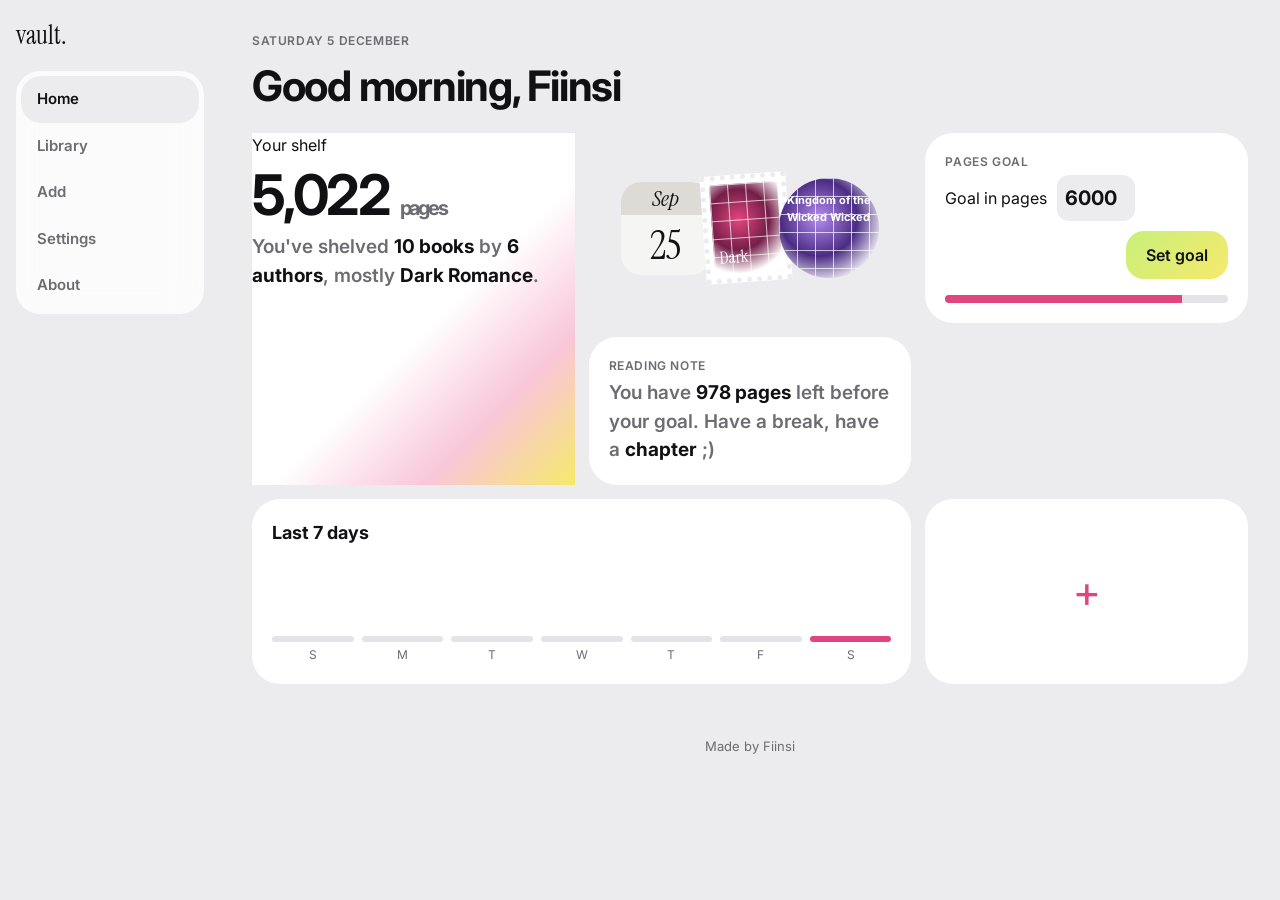
<file: index.html>
<!DOCTYPE html>
<html lang="en">
<head>
    <meta charset="UTF-8">
    <meta name="viewport" content="width=device-width, initial-scale=1.0">
    <title>Book & Notes Vault</title>
    <link rel="preconnect" href="https://fonts.googleapis.com">
    <link href="https://fonts.googleapis.com/css2?family=Inter:wght@400;500;600;700&family=Instrument+Serif:ital@0;1&display=swap" rel="stylesheet">
    <link rel="stylesheet" href="styles/main.css">
    <script type="module" src="scripts/main.js"></script>
    </head>
    <body>
        <a class="skip-link" href="#main">Skip to content</a>

        <header class="app-header">
            <p class="brand">vault.</p>
            <nav class="tabs" aria-label="Main">
                <button class="tab" data-view="home" aria-current="page">Home</button>
                <button class="tab" data-view="library">Library</button>
                <button class="tab" data-view="add">Add</button>
                <button class="tab" data-view="settings">Settings</button>
                <button class="tab" data-view="about">About</button>
            </nav>
        </header>

        <main id="main" tabindex="-1">
            
            <!-- HOME / DASHBOARD --> 
            <section class="view" id="view-home" aria-labelledby="home-title">
                <p class="eyebrow" id="today-date">Today</p>
                <h1 id="home-title" tabindex="-1">Good afternoon, Fiinsi</h1>

                <div class="bento">
                    <article class="title hero"
                        <h2 class="eyebrow">Your shelf</h2>
                        <p class="big-number"><span id="stat-pages">0</span> <small>pages</small></p>
                        <p class="sentence">
                            You've shelved <b id="stat-books">0 books</b> by <b id="stat-authors">0 authors</b>,
                            mostly <b id="stat-tag">-</b>.
                        </p>
                    </article>

                    <article class="widget-stack" aria-label="Quick widgets">
                        <div class="calendar" aria-label="Last book added">
                        <span class="calendar-month" id="widget-month">Sep</span>
                        <span class="calendar-day" id="widget-day">25</span>
                    </div>
                    <div class="stamp" aria-label="Top tag">
                        <div class="cover" id="widget-stamp"></div>
                        <span class="stamp-label" id="widget-tag">Tag</span>
                    </div>
                    <div class="cd" aria-label="Latest book">
                        <div class="cover" id="widget-cd"></div>
                        <span class="cd-label" id="widget-latest">-</span>
                    </div>
                    </article>

                    <article class="tile goal">
                        <h2 class="eyebrow">Pages goal</h2>
                        <form id="goal-form" class="goal-row">
                            <label for="goal-input">Goal in pages</label>
                            <input id="goal-input" inputmode="numeric" aria-describedby="goal-error">
                            <button class="glow-button" type="submit">Set goal</button>
                        </form>
                        <p class="error" id="goal-error"></p>
                        <div class="progress" aria-hidden="true"><span id="goal-bar"></span></div>
                    </article>

                    <article class="tile note">
                        <h2 class="eyebrow">Reading note</h2>
                        <p class="sentence" id="cap-polite" role="status" aria-live="polite"></p>
                        <p class="sentence over" id="cap-alert" aria-live="assertive"></p>
                    </article>

                    <article class="tile week">
                        <h2>Last 7 days</h2>
                        <div class="chart" id="week-chart" role="img" aria-label="Pagesadded each day this week"></div>
                    </article>

                    <button class="tile plus-tile" data-view="add" aria-label="Add a book">+</button>
                </div>
            </section>

            <!-- LIBRARY / RECORDS --> 
            <section class="view" id="view-library" aria-labelledby="library-title" hidden>
                <h1 id="library-title" tabindex="-1">Library</h1>

                <div class="search-bar">
                    <label for="search-input" class="sr-only">Search with a regular expression</label>
                    <input id="search-input" placeholder="azra|kingdom" autocomplete="off" spellcheck="false">
                    <button id="case-toggle" class="chip" aria-pressed="true" aria-label="Ignore uppercase and lowercase">Aa</button>
                </div>

                <div class="toolbar">
                    <div class="segmented" role="group" aria-label="Sort books">
                        <button data-sort="dateAdded" aria-pressed="true">Date ↓</button>
                        <button data-sort="title" aria-pressed="false">Title</button>
                        <button data-sort="pages" aria-pressed="false">Pages</button>
                    </div>
                    <p class="status" id="search-status" role="status"></p>
                </div>

                <table class="books">
                    <caption class="sr-only">Your books</caption>
                    <thead>
                        <tr>
                            <th scope="col"><span class="sr-only">Cover</span></th>
                            <th scope="col">Title</th>
                            <th scope="col">Author</th>
                            <th scope="col">Pages</th>
                            <th scope="col">Tag</th>
                            <th scope="col">Added</th>
                            <th scope="col"><span class="sr-only">Actions</span></th>
                        </tr>
                    </thead>
                <tbody id="book-rows"></tbody>
                </table>
            </section>


             <section class="view" id="view-add" aria-labelledby="add-title" hidden>
                <div class="sheet-rim">
                    <form class="tile sheet" id="add-form" novalidate>
                        <div class="sheet-bar">
                            <button type="button" class="text-button" data-view="library">Cancel</button>
                            <h1 id="add-title" tabindex="-1">New book</h1>
                            <button type="submit" class="text-button strong">Add</button>
                        </div>

                        <div class="preview" aria-hidden="true">
                            <p class="sentence"><b id="preview-author">Author</b> is adding to the vault:</p>
                            <p class="sentence"><b id="preview-title">Title</b></p>
                            <p class="preview-details" id="preview-details">0 pages</p> 
                        </div>

                         <div class="field-group">
            <div class="field">
              <label for="title">Title</label>
              <input id="title" name="title" aria-describedby="title-error">
            </div>
            <p class="error" id="title-error"></p>
            <div class="field">
              <label for="author">Author</label>
              <input id="author" name="author" aria-describedby="author-error">
            </div>
            <p class="error" id="author-error"></p>
            <div class="field">
              <label for="pages">Pages</label>
              <input id="pages" name="pages" inputmode="decimal" aria-describedby="pages-error">
            </div>
            <p class="error" id="pages-error"></p>
          </div>

          <div class="field-group">
            <div class="field">
              <label for="tag">Tag</label>
              <input id="tag" name="tag" list="tag-list" aria-describedby="tag-error">
            </div>
            <p class="error" id="tag-error"></p>
            <div class="field">
                <label for="dataAdded">Added</label>
                <input id="dateAdded" name="dateAdded" placeholder="YYYY-MM-DD" aria-describedby="dateAdded-error">
            </div>
            <p class="error" id="dateAdded-error"></p>
            </div>

            <datalist id="tag-list">
                <option value="Dark Romance"></option>
                <option value="Romantasy"></option>
                <option value="Fantasy"></option>
                <option value="Gothic"></option>
                <option value="Contemporary Romance"></option>
            </datalist>

            <p class="status" id="form-status" role="status"></p>
        </form>
    </div>
</section>

 <!-- SETTINGS --> 
<section class="view" id="view-settings" aria-labelledby="settings-title" hidden>
    <h1 id="settings-title" tabindex="-1">Settings</h1>

    <div class="bento">
        <article class="tile">
            <h2>Reading units</h2>
            <div class setting-row>
                <label for="pages-per-hour">Pages per hour</label>
                <input id="pages-per-hour" inputmode="numeric">
            </div>
            <div class="setting-row">
                <label for="unit-select">Show total</label>
                <select id="unit-select">
                    <option value="pages">Pages</option>
                    <option value="hours">Hours</option>
                </select>
            </div>
            <div class="setting-row">
                <span>Total</span>
                <b id="converted-total">0 pages</b>
            </div>
        </article>

        <article class="title">
            <h2>Your data</h2>
            <p class="sentence small">Sved on <b>this device</b>. Download a <b>backup</b> or import one.</p>
            <div class="button-row">
                <button class="soft-button" id="export-button">Export JSON</button>
                <label class="soft-button" for="import-input">Import JSON</label>
                <input type="file" id="import-input" accept=".json,application/json" class="sr-only">
                <button class="soft-button" id="seed-button">Load sample books</button>
            </div>
            <p class="status" id="data-status" role="status"></p>
         </article>
    </div>
</section>

<section class="view" id="view-about" aria-labelledby="about-title" hidden>
    <div class="sheet-rim">
        <article class="tile about">
            <p class="avatar" aria-hidden="true">F</p>
            <h1 id="about-title" tabindex="-1">Fiinsi Kabore</h1>
            <p class="sentence">is keeping track of <b>every book</b> sher reads in one <b>quiet little vault</b>.</p>
            <hr>
            <p>Book &amp; Notes Vault · Frontend Web Development, ALU</p>
            <p>GitHub: <a href=href="https://github.com/fiinsikabore">github.com/fiinsikabore</a></p>
          <p>Email: <a href="mailto:f.kabore@alustudent.com">f.kabore@alustudent.com</a></p>
        </article>
    </div>
</section>
        
</main>

<footer class="app-footer">
    <p>Made by Fiinsi</p>
</footer>
</body>
</html>
</file>
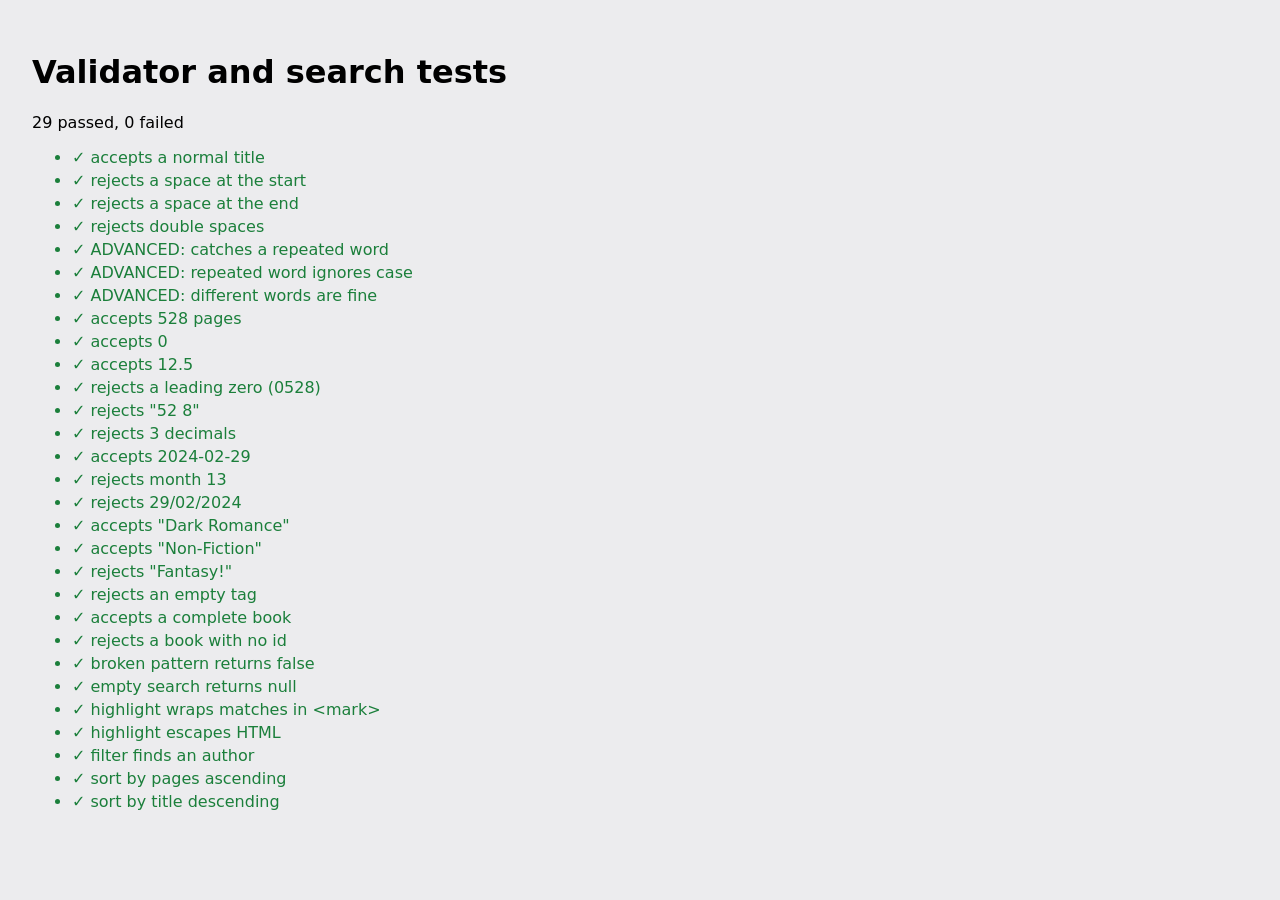
<file: test.html>
<!DOCTYPE html>
<html lang="en">
<head>
  <meta charset="UTF-8">
  <meta name="viewport" content="width=device-width, initial-scale=1.0">
  <title>Book Vault · Tests</title>
  <style>
    body { font-family: -apple-system, Inter, system-ui, sans-serif; background: #ECECEE; padding: 24px; }
    li { margin: 4px 0; }
    .pass { color: #1B7F3B; }
    .fail { color: #C62828; font-weight: 700; }
  </style>
</head>
<body>
  <h1>Validator and search tests</h1>
  <p id="summary" role="status"></p>
  <ul id="results"></ul>

  <script type="module">
    import { validateField, isValidBook } from './scripts/validators.js';
    import { compileRegex, highlight, filterBooks, sortBooks } from './scripts/search.js';

    let passed = 0;
    let failed = 0;

    function check(description, result) {
      const li = document.createElement('li');
      li.className = result ? 'pass' : 'fail';
      li.textContent = (result ? '✓ ' : '✗ ') + description;
      document.getElementById('results').append(li);
      result ? passed++ : failed++;
    }

    // Title / author
    check('accepts a normal title', validateField('title', 'Serpent & Dove') === '');
    check('rejects a space at the start', validateField('title', ' Serpent') !== '');
    check('rejects a space at the end', validateField('title', 'Serpent ') !== '');
    check('rejects double spaces', validateField('title', 'The  Way of Kings') !== '');
    check('ADVANCED: catches a repeated word', validateField('title', 'Kingdom of the Wicked Wicked') !== '');
    check('ADVANCED: repeated word ignores case', validateField('title', 'The the Love Hypothesis') !== '');
    check('ADVANCED: different words are fine', validateField('title', 'Kingdom of the Wicked') === '');

    // Pages
    check('accepts 528 pages', validateField('pages', '528') === '');
    check('accepts 0', validateField('pages', '0') === '');
    check('accepts 12.5', validateField('pages', '12.5') === '');
    check('rejects a leading zero (0528)', validateField('pages', '0528') !== '');
    check('rejects "52 8"', validateField('pages', '52 8') !== '');
    check('rejects 3 decimals', validateField('pages', '12.345') !== '');

    // Date
    check('accepts 2024-02-29', validateField('dateAdded', '2024-02-29') === '');
    check('rejects month 13', validateField('dateAdded', '2025-13-01') !== '');
    check('rejects 29/02/2024', validateField('dateAdded', '29/02/2024') !== '');

    // Tag
    check('accepts "Dark Romance"', validateField('tag', 'Dark Romance') === '');
    check('accepts "Non-Fiction"', validateField('tag', 'Non-Fiction') === '');
    check('rejects "Fantasy!"', validateField('tag', 'Fantasy!') !== '');
    check('rejects an empty tag', validateField('tag', '') !== '');

    // Import shape
    check('accepts a complete book', isValidBook({ id: 'b1', title: 'A', author: 'B', pages: 10, tag: 'Fantasy', dateAdded: '2025-01-01' }));
    check('rejects a book with no id', !isValidBook({ title: 'A', author: 'B', pages: 10, tag: 'Fantasy', dateAdded: '2025-01-01' }));

    // Search
    check('broken pattern returns false', compileRegex('(', true) === false);
    check('empty search returns null', compileRegex('', true) === null);
    check('highlight wraps matches in <mark>', highlight('Kingdom of the Wicked', compileRegex('wicked', true)) === 'Kingdom of the <mark>Wicked</mark>');
    check('highlight escapes HTML', highlight('<b>', null) === '&lt;b&gt;');

   const sample = [ 
    { title: 'B', author: 'X', tag: 'Fantasy', pages: 300, dateAdded: '2025-01-02' },
    { title: 'A', author: 'Azra Reed', tag: 'Dark Romance', pages: 100, dateAdded: '2025-01-03' }
   ];
   check('filter finds an author', filterBooks(sample, compileRegex('azra', true)).length === 1);
   check( 'sort by pages ascending', sortBooks(sample, 'pages', 'asc')[0].pages === 100);
   check('sort by title descending', sortBooks(sample, 'title', 'desc')[0].title === 'B');

   document.getElementById('summary').textContent = `${passed} passed, ${failed} failed`;
   </script>
</body>
</html>
</file>
<file: styles/main.css>
/* color and fonts*/

:root {
  --bg: #ECECEE;
  --tile: #FFFFFF;
  --ink: #111113;
  --grey: #6C6C72;
  --line: #E4E4E8;
  --pink: #E0457F;
  --pink-soft: #F9C6DA;
  --butter: #F6E96B;
  --red: #C62828;
  --serif: "Instrument Serif", Georgia, serif;
}

/*base*/

* { box-sizing: border-box; }
[hidden] { display: none!important; }

body {
  margin: 0;
  background: var(--bg);
  color:var(--ink);
  font-family: -apple-system, Inter, system-ui, sans-serif;
  line-height: 1.5;
}

button, input, select { font: inherit; color: inherit; border: none; }
button { cursor: pointer; }
:focus-visible { outline: 3px solid var(--pink); outline-offset: 2px; }
h1 {font-size: 32px; letter-spacing: -0.03em; margin: 0 0 16px; }
h1:focus { outline: none; }
h2{ font-size: 18px; margin: 0 0 8px; }

.sr-only { position: absolute; width: 1px; height: 1px; overflow: hidden; clip: rect(0 0 0 0); }
.skip-link { position: absolute; top: -50px; left: 16px; background: var(--ink); color: #fff; padding: 8px 14px; border-radius: 20px; }
.skip-link:focus { top: 10px; }

.eyebrow { font-size: 12px; font-weight: 600; text-transform: uppercase; letter-spacing: 0.05em; color: var(--grey); margin: 0 0 4px; }


.sentence {font-size: 19px; font-weight: 600; color: var(--grey); margin: 0; }
.sentence b { color: var(--ink); }
.sentence.small {font-size: 16px; margin-bottom: 12px; }
.sentence.over { color: var(--red); }

.app-header { padding: 16px 16px 0; }
.brand { font-family: var(--serif); font-size: 26px; margin: 0; }

.tabs {
  position: fixed;
  bottom: 12px;
  left: 50%;
  transform: translateX(-50%);
  display: flex;
  padding: 5px;
  border-radius: 24px;
  background: rgba(255, 255, 255, 0.8);
  backdrop-filter: blur(16px);
  box-shadow: 0 8px 24px rgba(0, 0, 0, 0.15);
  z-index: 10;
}

.tab { background: none; padding: 9px 10px; border-radius: 20px; font-size: 13px; font-weight: 600; color: var(--grey); }
.tab[aria-current="page"] { background: var(--bg); color: var(--ink); }
main { padding: 16px 16px 110px; max-width: 1100px; margin: 0 auto; }
.app-footer { text-align: center; font-size: 13px; color: var(--grey); padding-bottom: 90px; }
.view { animation: fade-up 0.4s ease-out; }
@keyframes fade-up {
  from { opacity: 0; transform: translateY(10px); }
}
.bento { display: grid; gap: 14px;}
.tile { background: var(--tile); border-radius: 28px; padding: 20px; }

.hero { background: linear-gradient(135deg, #fff 55%, var(--pink-soft), var(--butter)); }
.big-number { font-size: 56px; font-weight: 700; letter-spacing: -0.04em; line-height: 1; margin: 10px 0; }
.big-number small { font-size: 20px; color: var(--grey); }

.widget-stack { display: flex; justify-content: center; align-items: center; padding: 10px 0; }

.calendar { display:flex; flex-direction: column; width: 90px; text-align: center; border-radius: 20px; overflow: hidden; background: #F5F5F3; font-family: var(--serif); }
.calendar-month { background: #DCDBD6; font-style: italic; font-size: 22px; }
.calendar-day { font-size: 40px; }

.stamp { position: relative; width: 86px; height: 108px; margin-left: -8px; padding: 4px; background: #fff; border: 5px dotted var(--bg); transform: rotate(-4deg); }
.stamp .cover { height: 100%; }
.stamp-label { position: absolute; left: 10px; bottom: 8px; color: #fff; font-family: var(--serif); font-size: 17px; }

.cd { position: relative; width: 100px; height: 100px; margin-left: -10px; border-radius: 50%; overflow: hidden; }
.cd .cover { position: absolute; inset: 0; }
.cd-label { position: absolute; top: 14px; width: 100%; text-align: center; font-size: 11px; font-weight: 700; color: #fff; }

.cover {
  background:
    linear-gradient(rgba(255, 255, 255, 0.7) 1.5px, transparent 1.5px) 0 0 / 18px 18px,
    linear-gradient(90deg, rgba(255, 255, 255, 0.7) 1.5px, transparent 1.5px) 0 0 / 18px 18px,
    radial-gradient(circle at 40% 40%, var(--c1), var(--c2) 45%, #fff 80%);
}

.goal-row { display: flex; flex-wrap: wrap; align-items: center; gap: 10px; }
.goal-row input { width: 6ch; padding: 8px; border-radius: 12px; background: var(--bg); font-size: 20px; font-weight: 700; }
.glow-button { margin-left: auto; padding: 12px 20px; border-radius: 18px; font-weight: 600; background: linear-gradient(135deg, #C8F07A, var(--butter)); }


.progress { height: 8px; margin-top: 14px; border-radius: 8px; background: var(--line); overflow: hidden; }
.progress span { display: block; height: 100%; background: var(--pink); transition: width 0.5s; }

.chart { display: flex; align-items: flex-end; gap: 8px; height: 110px; }
.bar { flex: 1; display: flex;flex-direction: column; align-items: center; gap: 4px; }
.bar span { width: 100%; border-radius: 8px; background: var(--line); }
.bar.today span { background: var(--pink); }
.bar small { font-size: 12px; color: var(--grey); }

.plus-tile { font-size: 44px; color: var(--pink); }

.search-bar { display: flex; gap: 8px; padding: 6px 6px 6px 16px; border-radius: 14px; font-weight: 600; background: var(--bg); }
.chip[aria-pressed="true"] { background: var(--ink); color: #fff}
.pill.danger { color: var(--red); }
.pill.confirm { background: var(--red); }

.toolbar {display: flex; flex-wrap: wrap; justify-content: space-between; align-items: center; gap: 10px; margin: 14px 0; }
.segmented { display: flex; padding: 3px; border-radius: 14px; background: #E0E0E4; }
.segmented button {background: none; padding: 7px 12px; border-radius: 11px; font-weight: 600; color: var(--grey); }
.segmented button[aria-pressed="true"] {background: var(--tile); color: var(--ink); }

mark { background: var(--butter); border-radius: 3px; }

.books, .books tr, .books td {display: block; }
.books thead { position: absolute; clip: rect(0 0 0 0); }
.books tbody { display: grid; gap: 14px; }
.books tr { background: var(--tile); border-radius: 24px; overflow: hidden; padding-bottom: 14px; }
.books td {padding: 2px 16px; }
.books .cover-cell { padding: 0 0 10px; }
.books .cover-cell .cover { height: 130px; }
.books .book-title { font-size: 18px; font-weight: 700; }
.books .book-author { color: var(--grey); }
.books td[data-label]::before { content: attr(data-label) ":"; color: var(--grey); }
.books .actions {display: flex; gap: 8px; padding-top: 10px; }
.books input { width: 100%; padding:8px; border-radius: 10px; background: var(--bg); }
.books .error { display: block; margin: 4px 0; white-space: normal; }
.empty { text-align: center; padding: 30px; }

.sheet-rim { max-width: 540px; margin: 0 auto; padding: 10px; border-radius: 38px; background: #E0E0E4; }
.sheet-bar { display: flex; justify-content: space-between; align-items: center; }
.sheet-bar h1 { font-size: 18px; margin: 0; }
.text-button {background: none; padding: 8px; font-size: 17px; color: var(--grey); }
.text-button.strong { color: var(--ink); font-weight: 700; }

.preview { text-align: center; padding: 14px 0 18px; border-bottom: 1px solid var(--line); }
.preview-details { color: var(--grey); }

.field-group { margin-top: 14px; border-radius: 18px; background:var(--bg); overflow: hidden; }
.field { display: grid; grid-template-columns: 80px 1fr; align-items: center; padding: 0 16px; border-bottom: 1px solid var(--line); }
.field label { font-weight: 600; }
.field input { background: none; padding: 12px 0; outline: none; }
.field:focus-within { background: #F7E3EB; }
.field input[aria-invalid="true"] { color: var(--red); }


.setting-row { display: flex; justify-content: space-between; align-items: center; padding: 10px 0; border-bottom: 1px solid var(--line); }
.setting-row input, .setting-row select { width: 8ch; padding: 6px; border-radius: 10px; background: var(--bg); }
.button-row { display: flex; flex-wrap: wrap; gap: 8px; }
.soft-button { cursor: pointer; }

.about { text-align: center; }
.about a { color: var(--ink); }
.avatar { width: 56px; height: 56px; margin: 0 auto; line-height: 56px; border-radius: 18px; background: var(--bg); font-family: var(--serif); font-style: italic; font-size: 28px; }


@media (min-width: 768px) {
  h1 { font-size: 42px; }
  .bento, .books tbody { grid-template-columns: 1fr 1fr; }
  .hero { grid-row: span 2; }
  .week {grid-column: span 2; }
}


@media (min-width: 1024px) {
  body { display: grid; grid-template-columns: 220px 1fr; }
  .app-header { grid-row: span 2; }
  .tabs { position: static; transform: none; flex-direction:column; margin-top: 16px; box-shadow: none; }
  .tab { text-align: left; padding: 12px 16px; font-size: 15px; }
  main { margin: 0; width: 100%; padding: 32px 32px 40px; }
  .app-footer { padding-bottom: 24px; }
  .bento { grid-template-columns: repeat(3, 1fr); }

  .books { display: table; width: 100%; border-collapse: collapse; background: var(--tile); border-radius: 24px; overflow: hidden; }
  .books thead { display: table-header-group; position: static; clip: auto; }
  .books tbody { display: table-row-group; }
  .books tr { display: table-row; }
  .books th, .books td, .books td.actions, .books td.cover-cell { display: table-cell; white-space: nowrap; padding: 10px 12px; text-align: left; vertical-align: middle; border-bottom: 1px solid var(--line); }
  .books th { font-size: 13px; color: var(--grey); }
  .books td[data-label]::before { content: none; }
  .books .cover-cell .cover { width: 44px; height: 56px; border-radius: 8px; }
.books .book-title { font-size: 16px; white-space: normal; }
  .books .pill + .pill { margin-left: 6px; }

}


@media (prefers-reduced-motion: reduce) {
  *{ animation: none !important; transition: none !important; }
}
</file>
